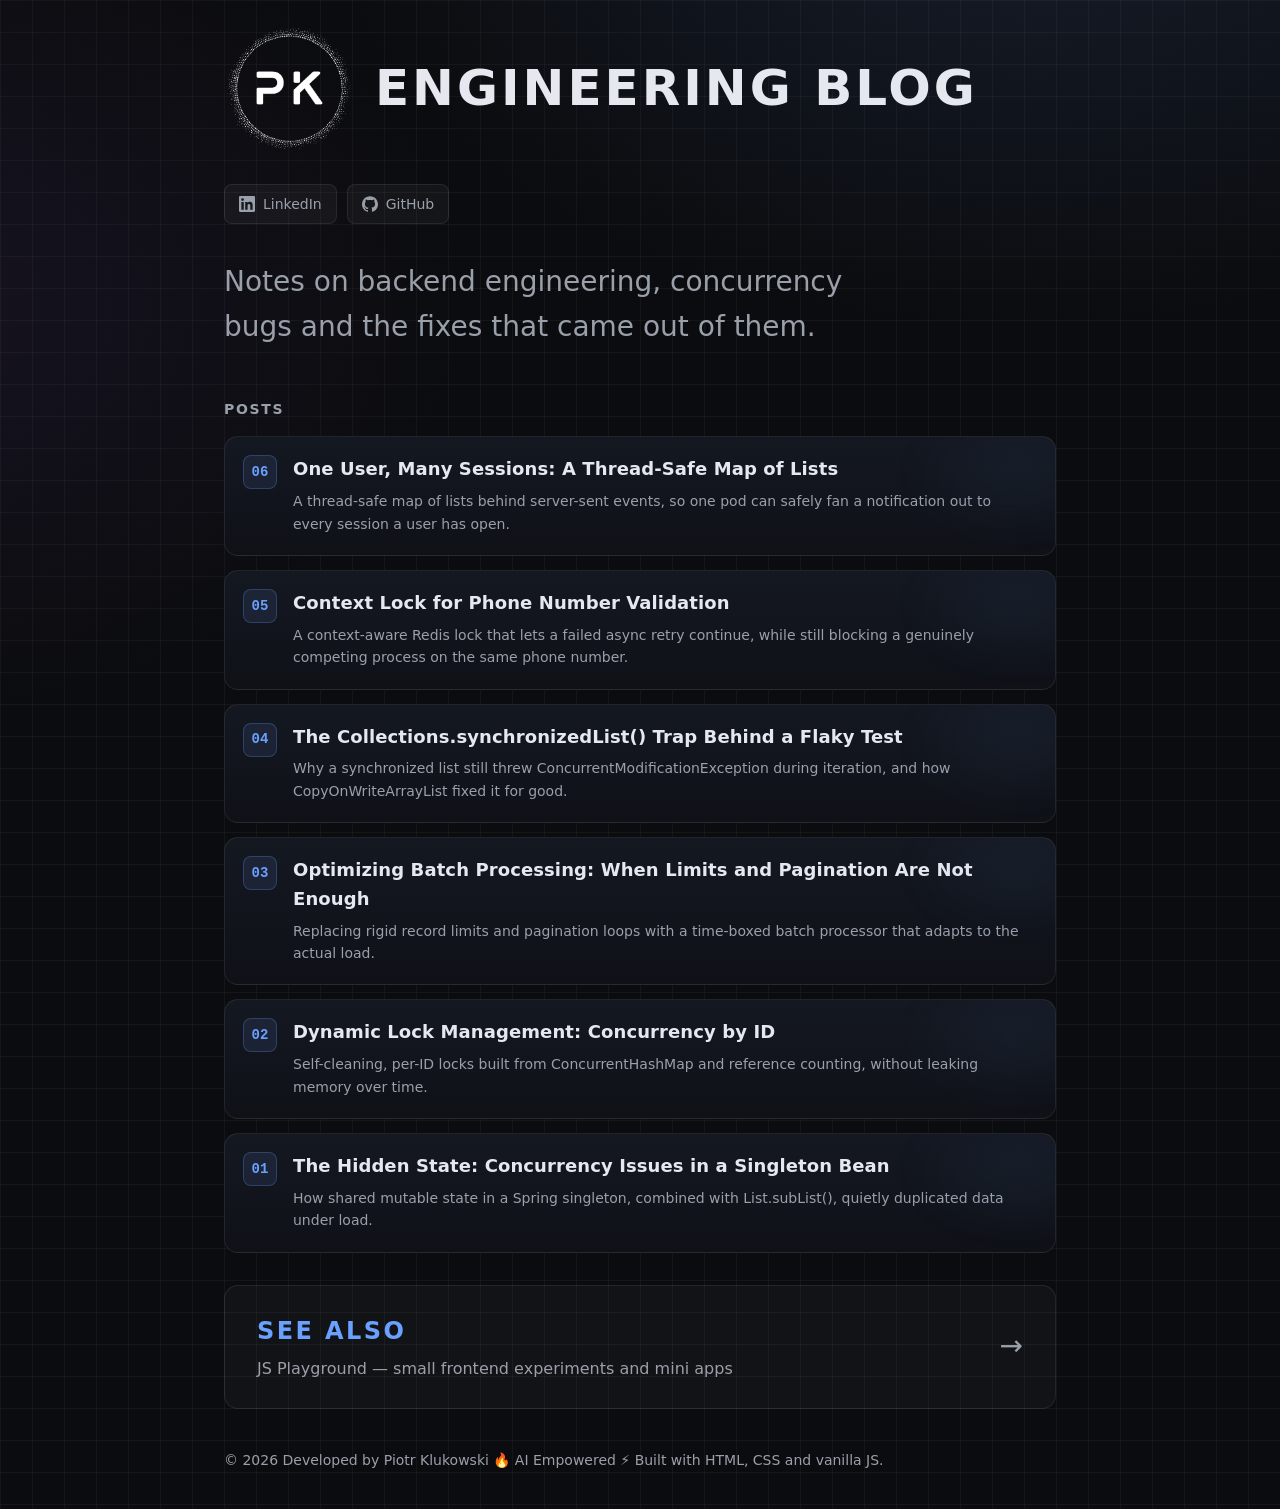
<file: docs/index.html>
<!DOCTYPE html>
<html lang="en">
<head>
  <meta charset="UTF-8" />
  <meta name="viewport" content="width=device-width, initial-scale=1" />
  <title>Engineering Blog</title>
  <link rel="icon" type="image/svg+xml" href="assets/icon.svg">
  <link rel="stylesheet" href="style.css">
  <script defer src="header-footer.js"></script>
</head>
<body>
  <div class="bg-grid" aria-hidden="true"></div>
  <div class="container">
    <site-header></site-header>

    <section class="hero">
      <p class="subtitle">Notes on backend engineering, concurrency bugs and the fixes that came out of them.</p>
    </section>

    <section class="posts" aria-labelledby="posts-title">
      <div class="posts-head">
        <h2 id="posts-title" class="posts-title">Posts</h2>
      </div>
      <div id="posts-grid" class="grid" role="list"></div>
    </section>

    <a href="https://klukov.github.io/js-playground/" target="_blank" rel="noopener" class="see-also">
      <div class="see-also-text">
        <span class="see-also-label">See also</span>
        <span class="see-also-title">JS Playground &mdash; small frontend experiments and mini apps</span>
      </div>
      <span class="see-also-arrow" aria-hidden="true">&rarr;</span>
    </a>

    <site-footer></site-footer>
  </div>

  <script src="data/posts.js"></script>
  <script src="script.js"></script>
</body>
</html>
</file>
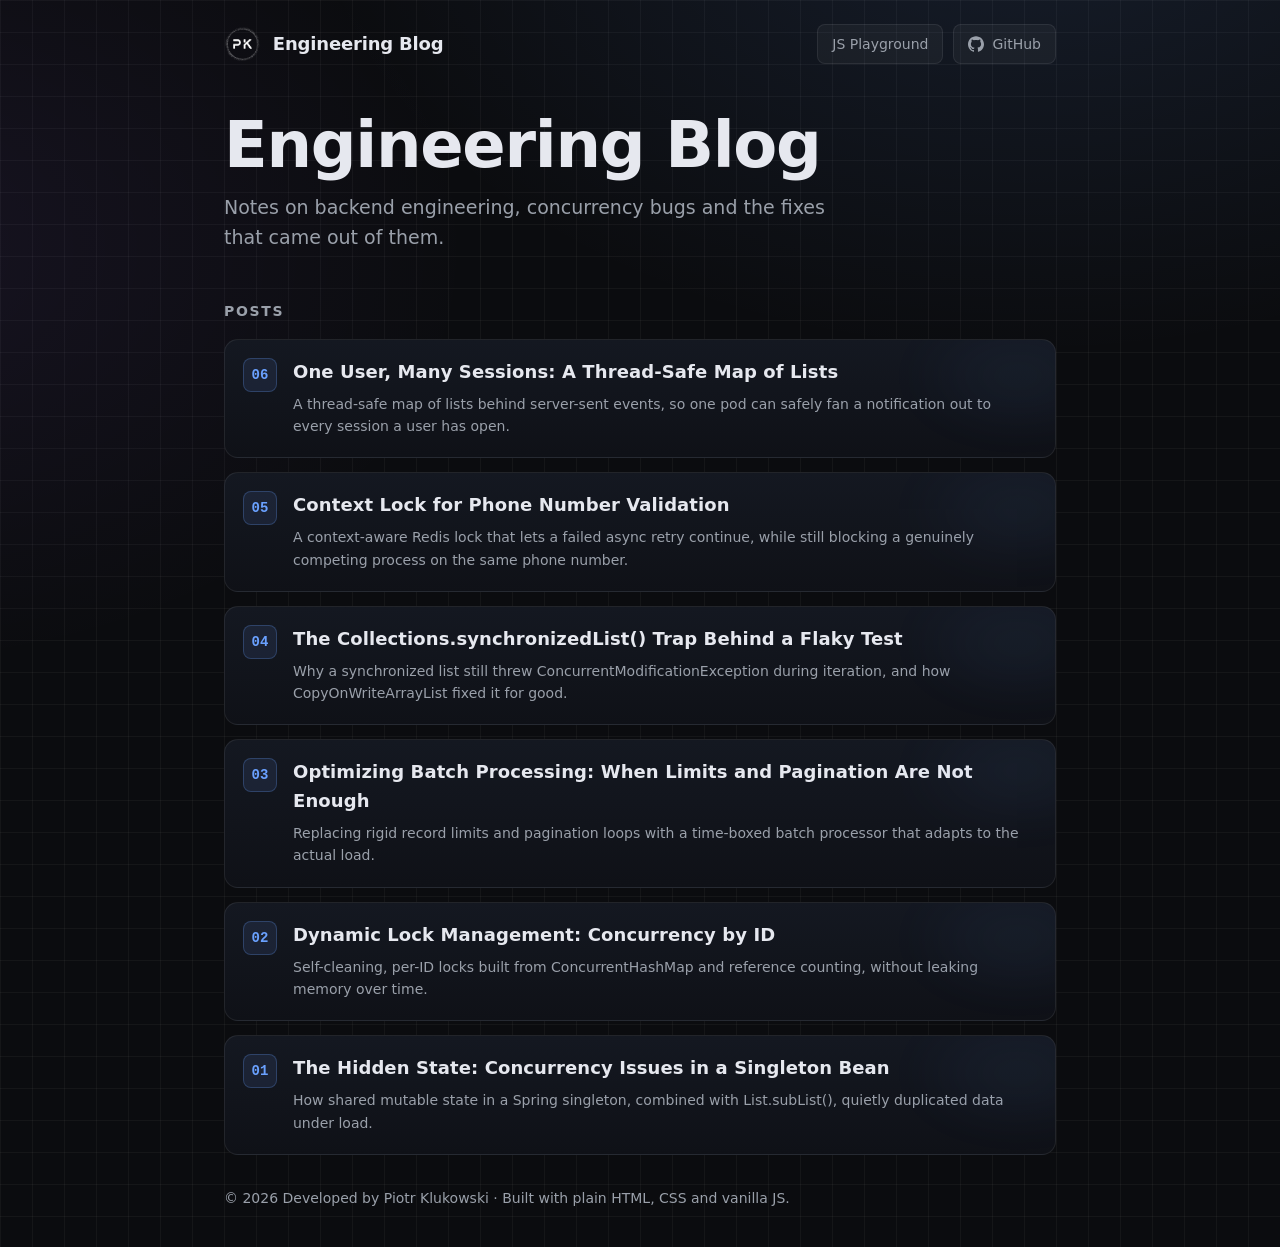
<file: src/index.html>
<!DOCTYPE html>
<html lang="en">
<head>
  <meta charset="UTF-8" />
  <meta name="viewport" content="width=device-width, initial-scale=1" />
  <title>Engineering Blog</title>
  <link rel="icon" type="image/svg+xml" href="assets/icon.svg">
  <link rel="stylesheet" href="style.css">
  <script defer src="header-footer.js"></script>
</head>
<body>
  <div class="bg-grid" aria-hidden="true"></div>
  <div class="container">
    <site-header></site-header>

    <section class="hero">
      <h1 class="title">Engineering Blog</h1>
      <p class="subtitle">Notes on backend engineering, concurrency bugs and the fixes that came out of them.</p>
    </section>

    <section class="posts" aria-labelledby="posts-title">
      <div class="posts-head">
        <h2 id="posts-title" class="posts-title">Posts</h2>
      </div>
      <div id="posts-grid" class="grid" role="list"></div>
    </section>

    <site-footer></site-footer>
  </div>

  <script src="data/posts.js"></script>
  <script src="script.js"></script>
</body>
</html>
</file>
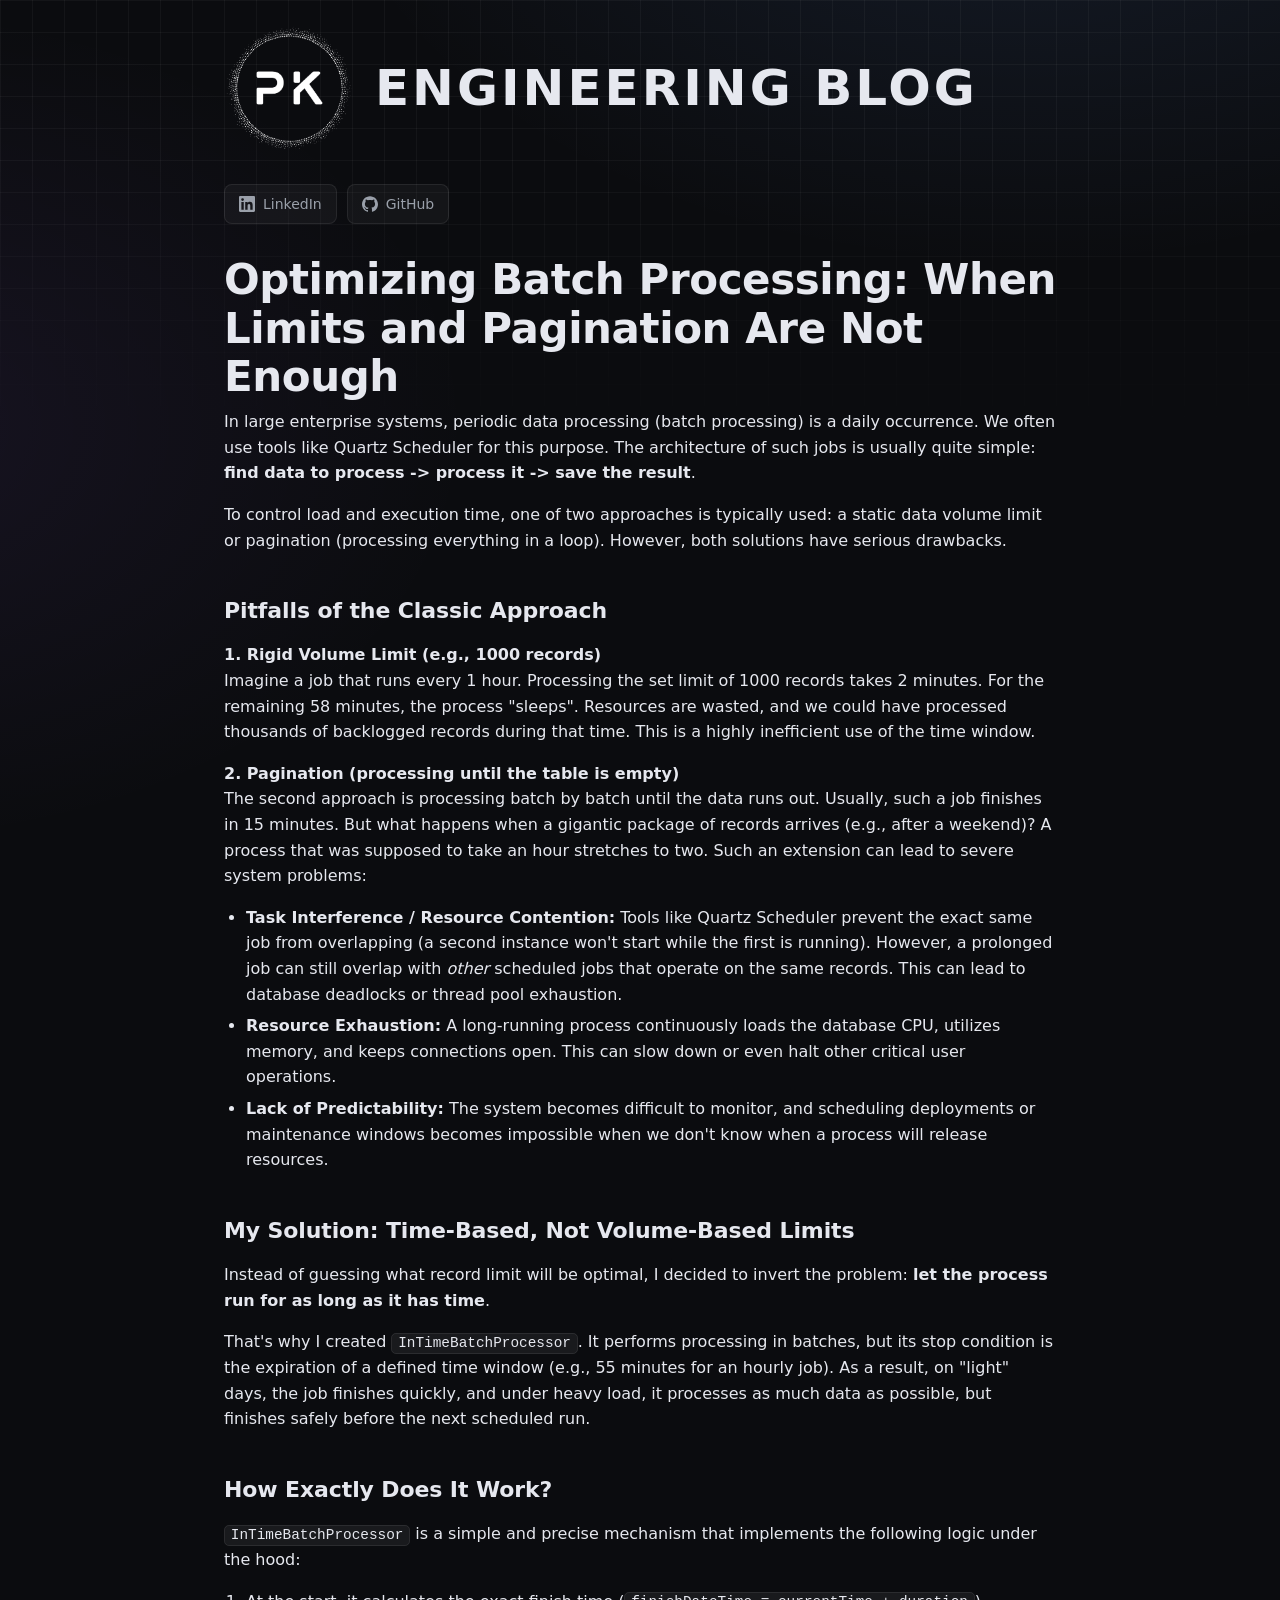
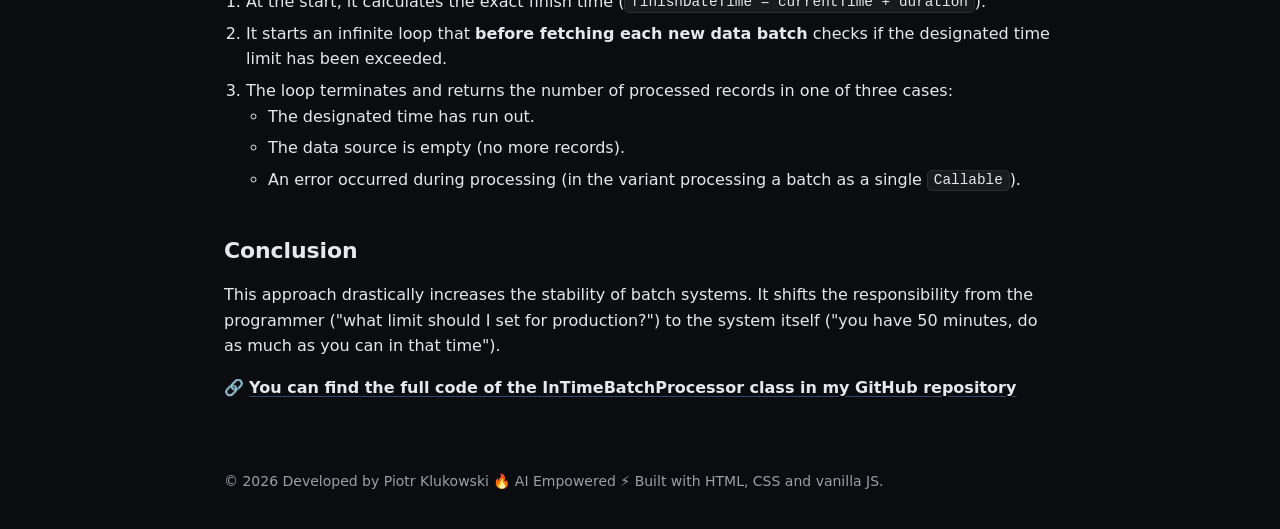
<file: docs/posts/post-003.html>
<!DOCTYPE html>
<html lang="en">
<head>
  <meta charset="UTF-8" />
  <meta name="viewport" content="width=device-width, initial-scale=1" />
  <title>Optimizing Batch Processing: When Limits and Pagination Are Not Enough — Engineering Blog</title>
  <link rel="icon" type="image/svg+xml" href="../assets/icon.svg">
  <link rel="stylesheet" href="../style.css">
  <script defer src="../header-footer.js"></script>
</head>
<body class="post-page">
  <div class="bg-grid" aria-hidden="true"></div>
  <div class="container">
    <site-header></site-header>

    <main class="post">
      <article>
        <h1>Optimizing Batch Processing: When Limits and Pagination Are Not Enough</h1>

        <p>In large enterprise systems, periodic data processing (batch processing) is a daily occurrence. We often use tools like Quartz Scheduler for this purpose. The architecture of such jobs is usually quite simple: <strong>find data to process -&gt; process it -&gt; save the result</strong>.</p>

        <p>To control load and execution time, one of two approaches is typically used: a static data volume limit or pagination (processing everything in a loop). However, both solutions have serious drawbacks.</p>

        <h2>Pitfalls of the Classic Approach</h2>

        <p><strong>1. Rigid Volume Limit (e.g., 1000 records)</strong><br>
        Imagine a job that runs every 1 hour. Processing the set limit of 1000 records takes 2 minutes. For the remaining 58 minutes, the process "sleeps". Resources are wasted, and we could have processed thousands of backlogged records during that time. This is a highly inefficient use of the time window.</p>

        <p><strong>2. Pagination (processing until the table is empty)</strong><br>
        The second approach is processing batch by batch until the data runs out. Usually, such a job finishes in 15 minutes. But what happens when a gigantic package of records arrives (e.g., after a weekend)? A process that was supposed to take an hour stretches to two. Such an extension can lead to severe system problems:</p>
        <ul>
          <li><strong>Task Interference / Resource Contention:</strong> Tools like Quartz Scheduler prevent the exact same job from overlapping (a second instance won't start while the first is running). However, a prolonged job can still overlap with <em>other</em> scheduled jobs that operate on the same records. This can lead to database deadlocks or thread pool exhaustion.</li>
          <li><strong>Resource Exhaustion:</strong> A long-running process continuously loads the database CPU, utilizes memory, and keeps connections open. This can slow down or even halt other critical user operations.</li>
          <li><strong>Lack of Predictability:</strong> The system becomes difficult to monitor, and scheduling deployments or maintenance windows becomes impossible when we don't know when a process will release resources.</li>
        </ul>

        <h2>My Solution: Time-Based, Not Volume-Based Limits</h2>

        <p>Instead of guessing what record limit will be optimal, I decided to invert the problem: <strong>let the process run for as long as it has time</strong>.</p>

        <p>That's why I created <code>InTimeBatchProcessor</code>. It performs processing in batches, but its stop condition is the expiration of a defined time window (e.g., 55 minutes for an hourly job). As a result, on "light" days, the job finishes quickly, and under heavy load, it processes as much data as possible, but finishes safely before the next scheduled run.</p>

        <h2>How Exactly Does It Work?</h2>

        <p><code>InTimeBatchProcessor</code> is a simple and precise mechanism that implements the following logic under the hood:</p>
        <ol>
          <li>At the start, it calculates the exact finish time (<code>finishDateTime = currentTime + duration</code>).</li>
          <li>It starts an infinite loop that <strong>before fetching each new data batch</strong> checks if the designated time limit has been exceeded.</li>
          <li>The loop terminates and returns the number of processed records in one of three cases:
            <ul>
              <li>The designated time has run out.</li>
              <li>The data source is empty (no more records).</li>
              <li>An error occurred during processing (in the variant processing a batch as a single <code>Callable</code>).</li>
            </ul>
          </li>
        </ol>

        <h2>Conclusion</h2>

        <p>This approach drastically increases the stability of batch systems. It shifts the responsibility from the programmer ("what limit should I set for production?") to the system itself ("you have 50 minutes, do as much as you can in that time").</p>

        <p>🔗 <a href="https://github.com/Klukov/klukov-utils/blob/main/src/main/java/org/klukov/utils/processing/InTimeBatchProcessor.java" target="_blank" rel="noopener"><strong>You can find the full code of the InTimeBatchProcessor class in my GitHub repository</strong></a></p>
      </article>
    </main>

    <site-footer></site-footer>
  </div>
</body>
</html>
</file>
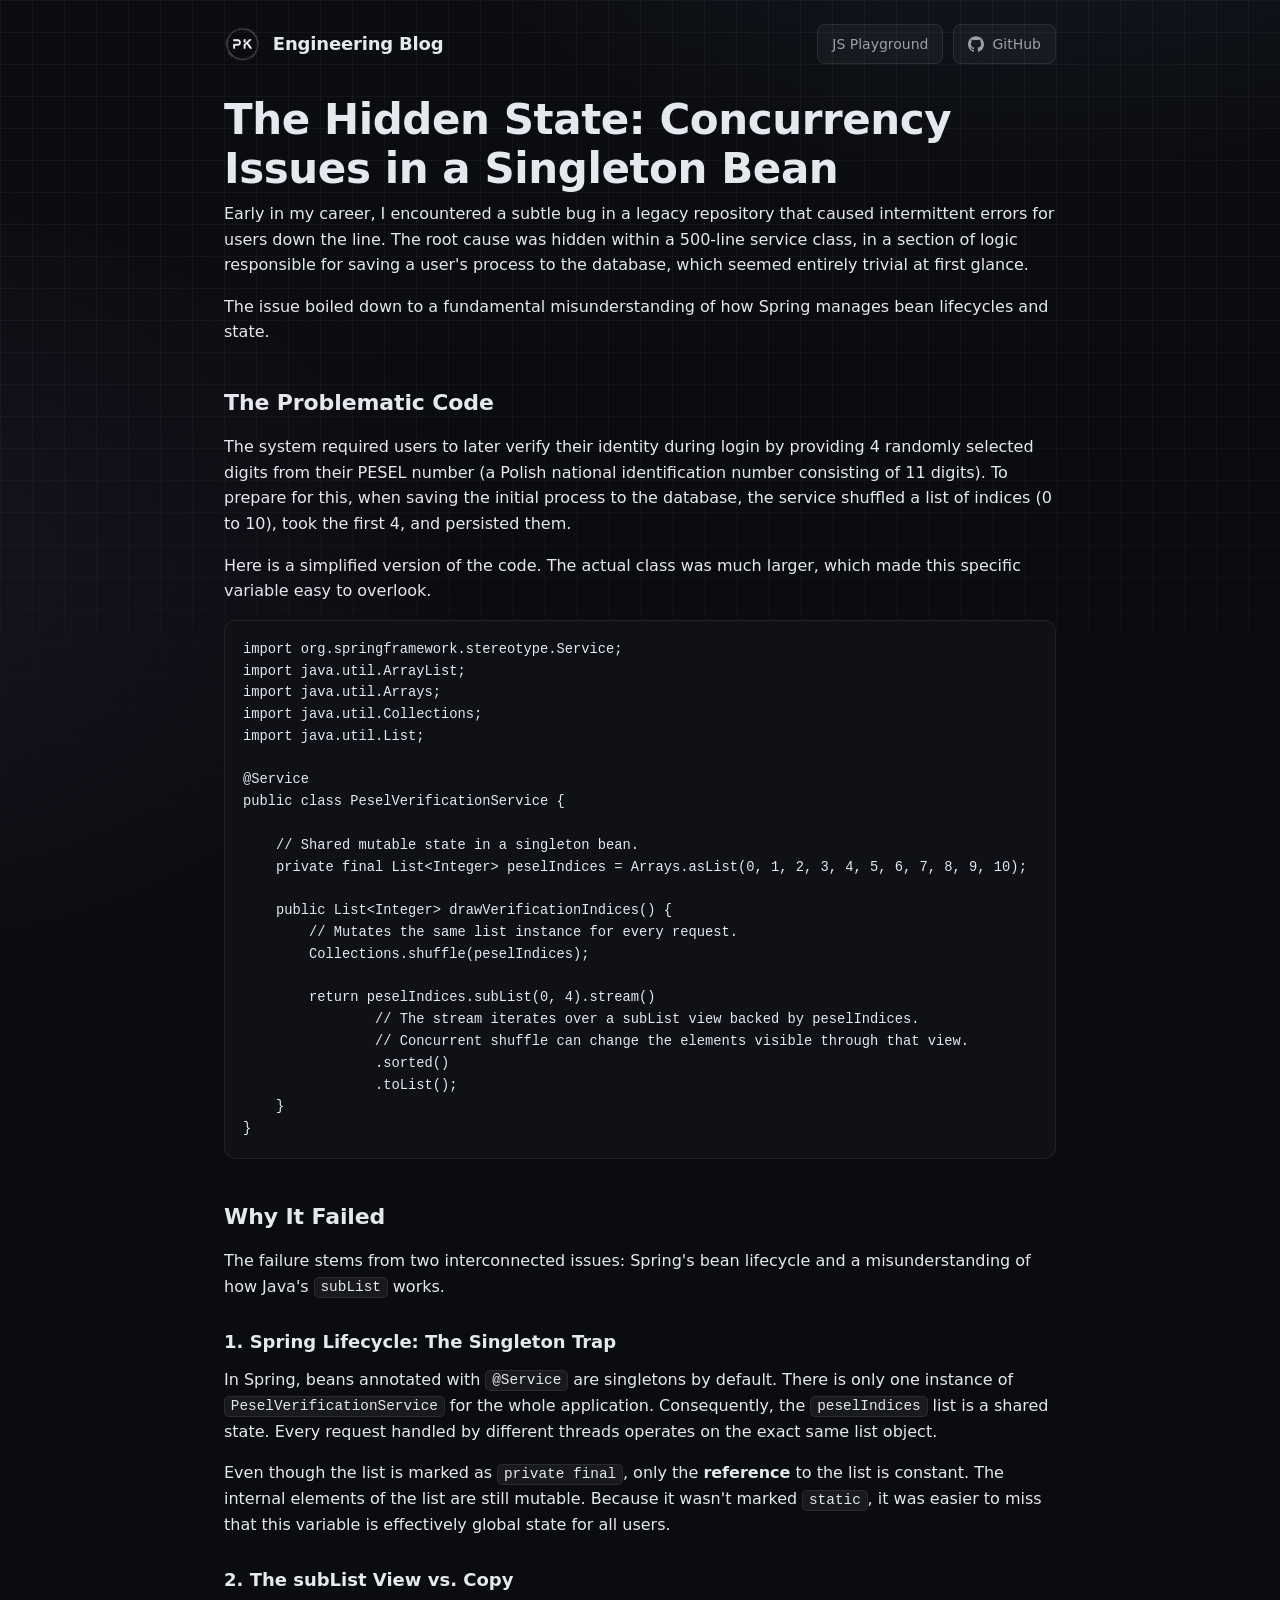
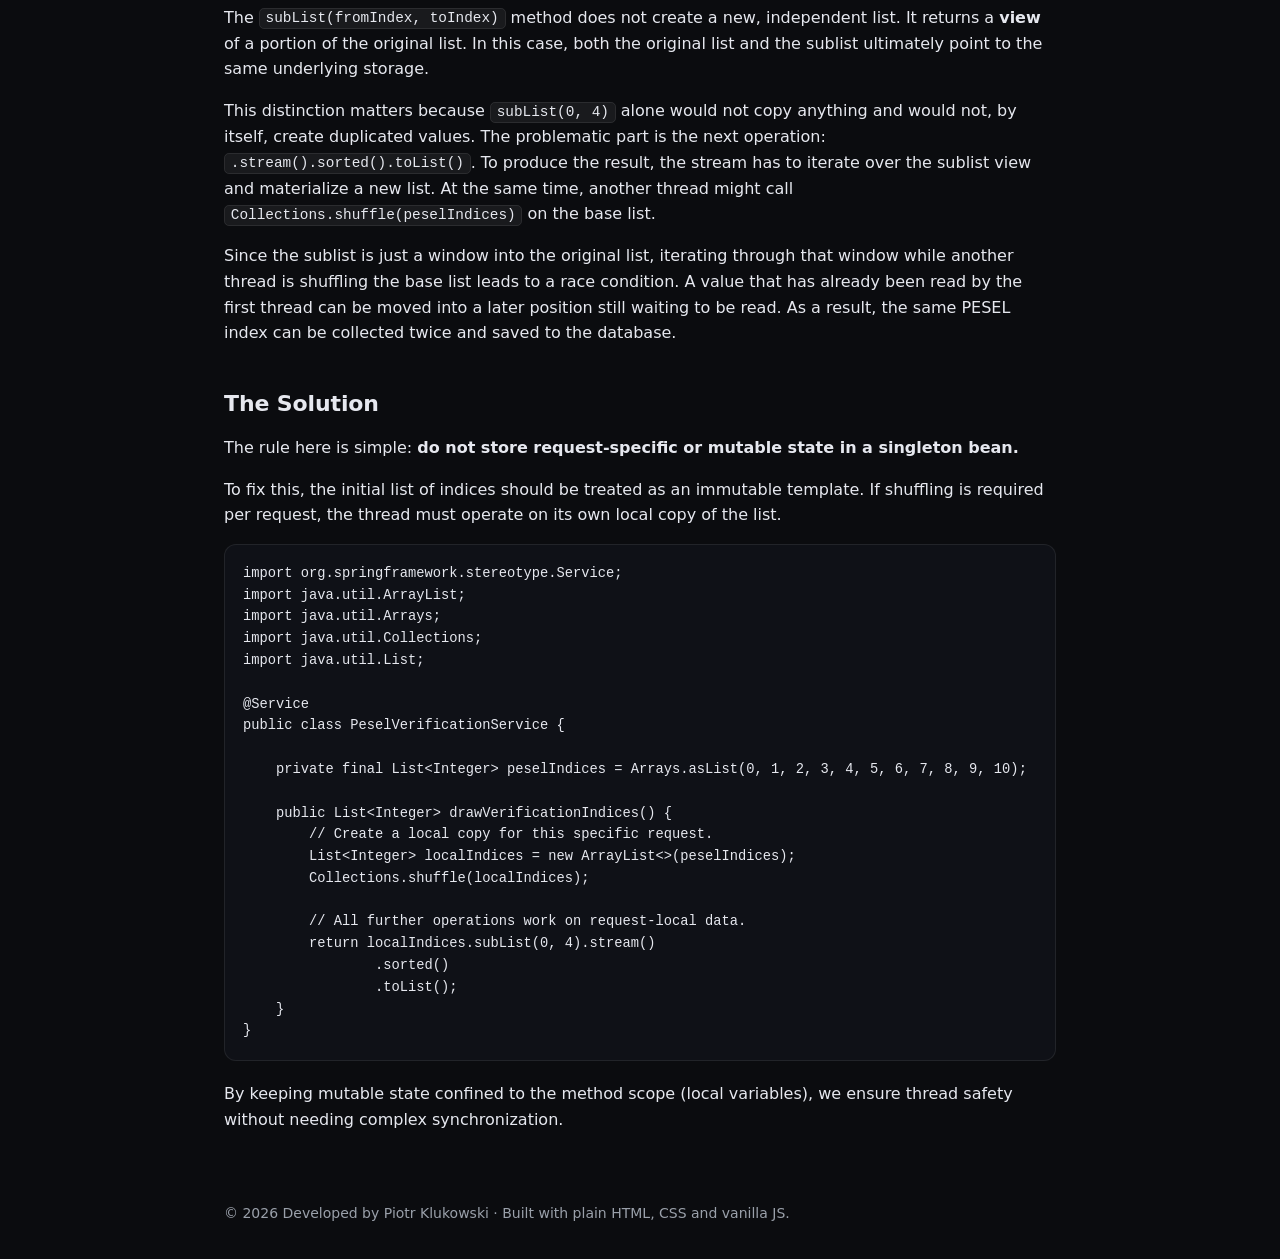
<file: src/posts/post-001.html>
<!DOCTYPE html>
<html lang="en">
<head>
  <meta charset="UTF-8" />
  <meta name="viewport" content="width=device-width, initial-scale=1" />
  <title>The Hidden State: Concurrency Issues in a Singleton Bean — Engineering Blog</title>
  <link rel="icon" type="image/svg+xml" href="../assets/icon.svg">
  <link rel="stylesheet" href="../style.css">
  <script defer src="../header-footer.js"></script>
</head>
<body class="post-page">
  <div class="bg-grid" aria-hidden="true"></div>
  <div class="container">
    <site-header></site-header>

    <main class="post">
      <article>
        <h1>The Hidden State: Concurrency Issues in a Singleton Bean</h1>

        <p>Early in my career, I encountered a subtle bug in a legacy repository that caused intermittent errors for users down the line. The root cause was hidden within a 500-line service class, in a section of logic responsible for saving a user's process to the database, which seemed entirely trivial at first glance.</p>

        <p>The issue boiled down to a fundamental misunderstanding of how Spring manages bean lifecycles and state.</p>

        <h2>The Problematic Code</h2>

        <p>The system required users to later verify their identity during login by providing 4 randomly selected digits from their PESEL number (a Polish national identification number consisting of 11 digits). To prepare for this, when saving the initial process to the database, the service shuffled a list of indices (0 to 10), took the first 4, and persisted them.</p>

        <p>Here is a simplified version of the code. The actual class was much larger, which made this specific variable easy to overlook.</p>

        <pre><code class="language-java">import org.springframework.stereotype.Service;
import java.util.ArrayList;
import java.util.Arrays;
import java.util.Collections;
import java.util.List;

@Service
public class PeselVerificationService {

    // Shared mutable state in a singleton bean.
    private final List&lt;Integer&gt; peselIndices = Arrays.asList(0, 1, 2, 3, 4, 5, 6, 7, 8, 9, 10);

    public List&lt;Integer&gt; drawVerificationIndices() {
        // Mutates the same list instance for every request.
        Collections.shuffle(peselIndices);

        return peselIndices.subList(0, 4).stream()
                // The stream iterates over a subList view backed by peselIndices.
                // Concurrent shuffle can change the elements visible through that view.
                .sorted()
                .toList();
    }
}</code></pre>

        <h2>Why It Failed</h2>

        <p>The failure stems from two interconnected issues: Spring's bean lifecycle and a misunderstanding of how Java's <code>subList</code> works.</p>

        <h3>1. Spring Lifecycle: The Singleton Trap</h3>
        <p>In Spring, beans annotated with <code>@Service</code> are singletons by default. There is only one instance of <code>PeselVerificationService</code> for the whole application. Consequently, the <code>peselIndices</code> list is a shared state. Every request handled by different threads operates on the exact same list object.</p>
        <p>Even though the list is marked as <code>private final</code>, only the <strong>reference</strong> to the list is constant. The internal elements of the list are still mutable. Because it wasn't marked <code>static</code>, it was easier to miss that this variable is effectively global state for all users.</p>

        <h3>2. The subList View vs. Copy</h3>
        <p>The <code>subList(fromIndex, toIndex)</code> method does not create a new, independent list. It returns a <strong>view</strong> of a portion of the original list. In this case, both the original list and the sublist ultimately point to the same underlying storage.</p>
        <p>This distinction matters because <code>subList(0, 4)</code> alone would not copy anything and would not, by itself, create duplicated values. The problematic part is the next operation: <code>.stream().sorted().toList()</code>. To produce the result, the stream has to iterate over the sublist view and materialize a new list. At the same time, another thread might call <code>Collections.shuffle(peselIndices)</code> on the base list.</p>
        <p>Since the sublist is just a window into the original list, iterating through that window while another thread is shuffling the base list leads to a race condition. A value that has already been read by the first thread can be moved into a later position still waiting to be read. As a result, the same PESEL index can be collected twice and saved to the database.</p>

        <h2>The Solution</h2>

        <p>The rule here is simple: <strong>do not store request-specific or mutable state in a singleton bean.</strong></p>

        <p>To fix this, the initial list of indices should be treated as an immutable template. If shuffling is required per request, the thread must operate on its own local copy of the list.</p>

        <pre><code class="language-java">import org.springframework.stereotype.Service;
import java.util.ArrayList;
import java.util.Arrays;
import java.util.Collections;
import java.util.List;

@Service
public class PeselVerificationService {

    private final List&lt;Integer&gt; peselIndices = Arrays.asList(0, 1, 2, 3, 4, 5, 6, 7, 8, 9, 10);

    public List&lt;Integer&gt; drawVerificationIndices() {
        // Create a local copy for this specific request.
        List&lt;Integer&gt; localIndices = new ArrayList&lt;&gt;(peselIndices);
        Collections.shuffle(localIndices);

        // All further operations work on request-local data.
        return localIndices.subList(0, 4).stream()
                .sorted()
                .toList();
    }
}</code></pre>

        <p>By keeping mutable state confined to the method scope (local variables), we ensure thread safety without needing complex synchronization.</p>
      </article>
    </main>

    <site-footer></site-footer>
  </div>
</body>
</html>
</file>
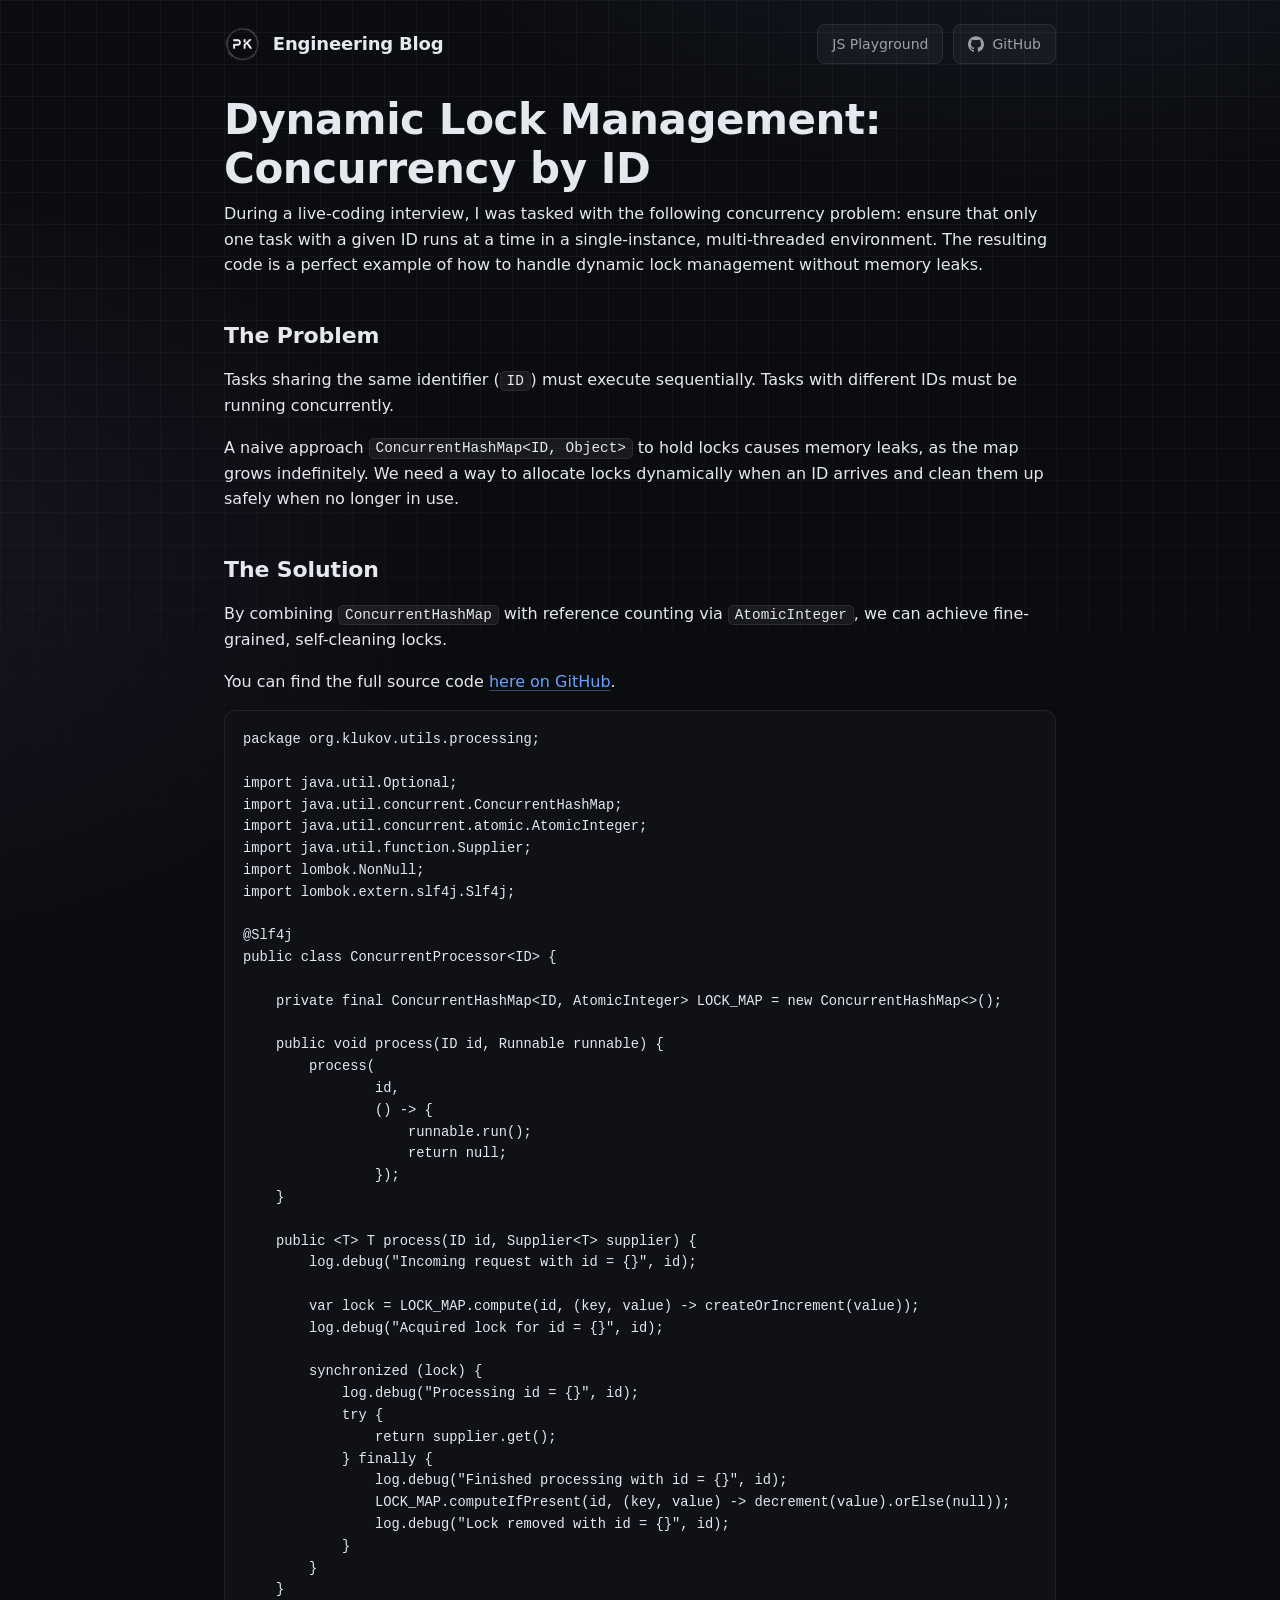
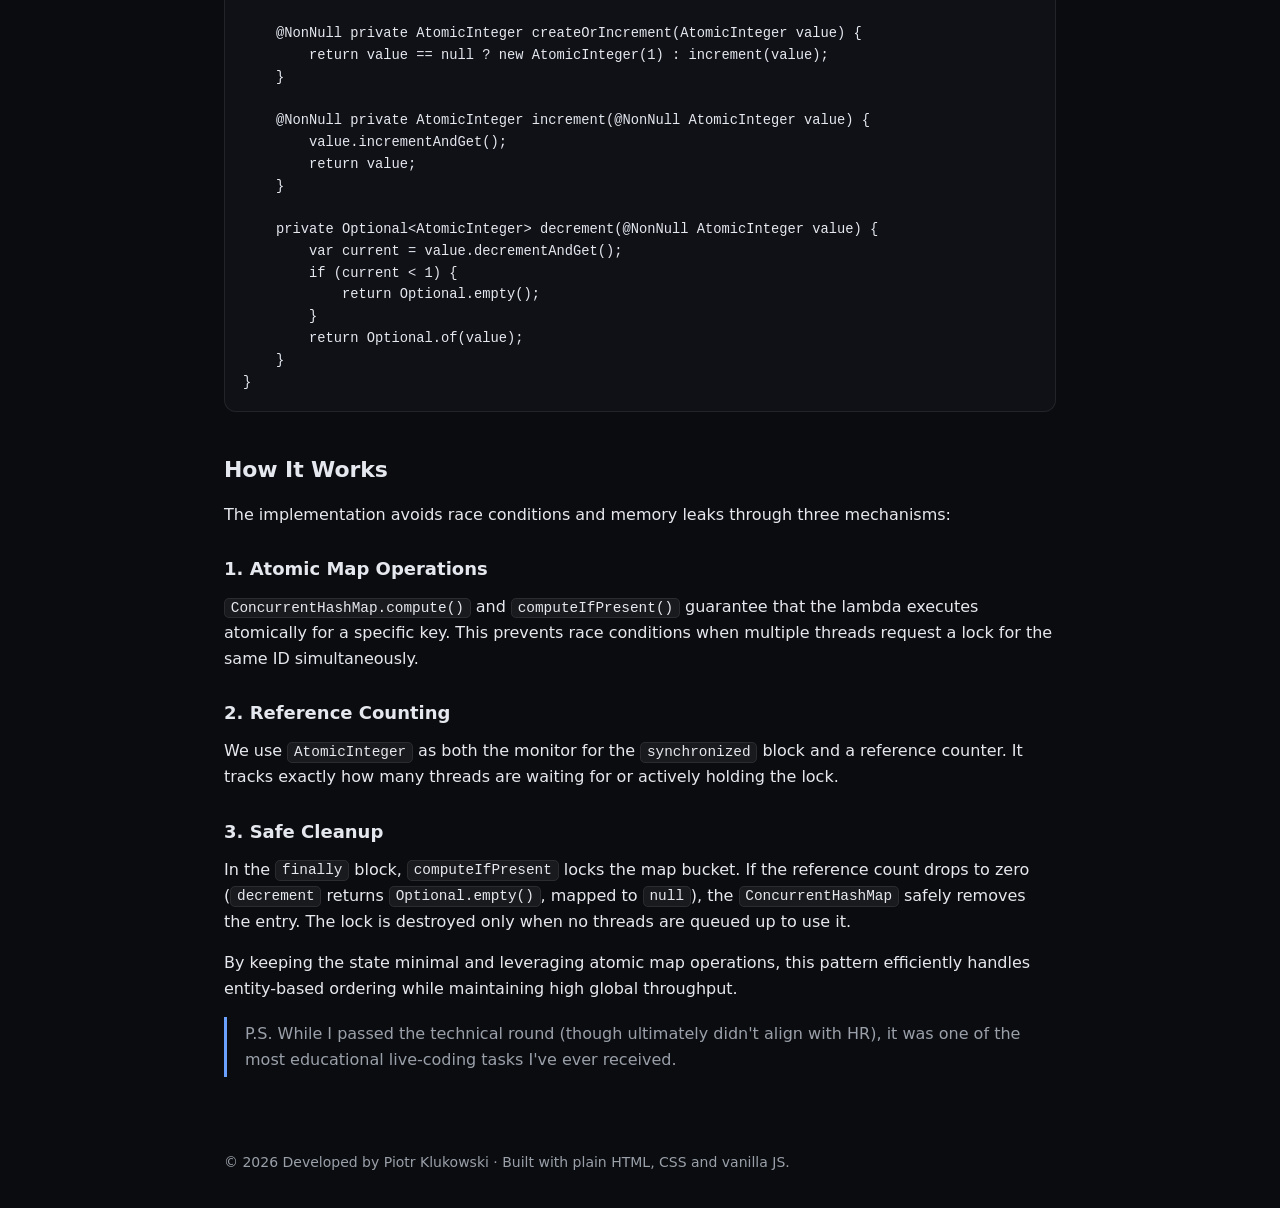
<file: src/posts/post-002.html>
<!DOCTYPE html>
<html lang="en">
<head>
  <meta charset="UTF-8" />
  <meta name="viewport" content="width=device-width, initial-scale=1" />
  <title>Dynamic Lock Management: Concurrency by ID — Engineering Blog</title>
  <link rel="icon" type="image/svg+xml" href="../assets/icon.svg">
  <link rel="stylesheet" href="../style.css">
  <script defer src="../header-footer.js"></script>
</head>
<body class="post-page">
  <div class="bg-grid" aria-hidden="true"></div>
  <div class="container">
    <site-header></site-header>

    <main class="post">
      <article>
        <h1>Dynamic Lock Management: Concurrency by ID</h1>

        <p>During a live-coding interview, I was tasked with the following concurrency problem: ensure that only one task with a given ID runs at a time in a single-instance, multi-threaded environment. The resulting code is a perfect example of how to handle dynamic lock management without memory leaks.</p>

        <h2>The Problem</h2>
        <p>Tasks sharing the same identifier (<code>ID</code>) must execute sequentially. Tasks with different IDs must be running concurrently.</p>
        <p>A naive approach <code>ConcurrentHashMap&lt;ID, Object&gt;</code> to hold locks causes memory leaks, as the map grows indefinitely. We need a way to allocate locks dynamically when an ID arrives and clean them up safely when no longer in use.</p>

        <h2>The Solution</h2>
        <p>By combining <code>ConcurrentHashMap</code> with reference counting via <code>AtomicInteger</code>, we can achieve fine-grained, self-cleaning locks.</p>
        <p>You can find the full source code <a href="https://github.com/Klukov/klukov-utils/blob/main/src/main/java/org/klukov/utils/processing/ConcurrentProcessor.java" target="_blank" rel="noopener">here on GitHub</a>.</p>

        <pre><code class="language-java">package org.klukov.utils.processing;

import java.util.Optional;
import java.util.concurrent.ConcurrentHashMap;
import java.util.concurrent.atomic.AtomicInteger;
import java.util.function.Supplier;
import lombok.NonNull;
import lombok.extern.slf4j.Slf4j;

@Slf4j
public class ConcurrentProcessor&lt;ID&gt; {

    private final ConcurrentHashMap&lt;ID, AtomicInteger&gt; LOCK_MAP = new ConcurrentHashMap&lt;&gt;();

    public void process(ID id, Runnable runnable) {
        process(
                id,
                () -&gt; {
                    runnable.run();
                    return null;
                });
    }

    public &lt;T&gt; T process(ID id, Supplier&lt;T&gt; supplier) {
        log.debug("Incoming request with id = {}", id);

        var lock = LOCK_MAP.compute(id, (key, value) -&gt; createOrIncrement(value));
        log.debug("Acquired lock for id = {}", id);

        synchronized (lock) {
            log.debug("Processing id = {}", id);
            try {
                return supplier.get();
            } finally {
                log.debug("Finished processing with id = {}", id);
                LOCK_MAP.computeIfPresent(id, (key, value) -&gt; decrement(value).orElse(null));
                log.debug("Lock removed with id = {}", id);
            }
        }
    }

    @NonNull private AtomicInteger createOrIncrement(AtomicInteger value) {
        return value == null ? new AtomicInteger(1) : increment(value);
    }

    @NonNull private AtomicInteger increment(@NonNull AtomicInteger value) {
        value.incrementAndGet();
        return value;
    }

    private Optional&lt;AtomicInteger&gt; decrement(@NonNull AtomicInteger value) {
        var current = value.decrementAndGet();
        if (current &lt; 1) {
            return Optional.empty();
        }
        return Optional.of(value);
    }
}</code></pre>

        <h2>How It Works</h2>
        <p>The implementation avoids race conditions and memory leaks through three mechanisms:</p>

        <h3>1. Atomic Map Operations</h3>
        <p><code>ConcurrentHashMap.compute()</code> and <code>computeIfPresent()</code> guarantee that the lambda executes atomically for a specific key. This prevents race conditions when multiple threads request a lock for the same ID simultaneously.</p>

        <h3>2. Reference Counting</h3>
        <p>We use <code>AtomicInteger</code> as both the monitor for the <code>synchronized</code> block and a reference counter. It tracks exactly how many threads are waiting for or actively holding the lock.</p>

        <h3>3. Safe Cleanup</h3>
        <p>In the <code>finally</code> block, <code>computeIfPresent</code> locks the map bucket. If the reference count drops to zero (<code>decrement</code> returns <code>Optional.empty()</code>, mapped to <code>null</code>), the <code>ConcurrentHashMap</code> safely removes the entry. The lock is destroyed only when no threads are queued up to use it.</p>

        <p>By keeping the state minimal and leveraging atomic map operations, this pattern efficiently handles entity-based ordering while maintaining high global throughput.</p>

        <blockquote>P.S. While I passed the technical round (though ultimately didn't align with HR), it was one of the most educational live-coding tasks I've ever received.</blockquote>
      </article>
    </main>

    <site-footer></site-footer>
  </div>
</body>
</html>
</file>
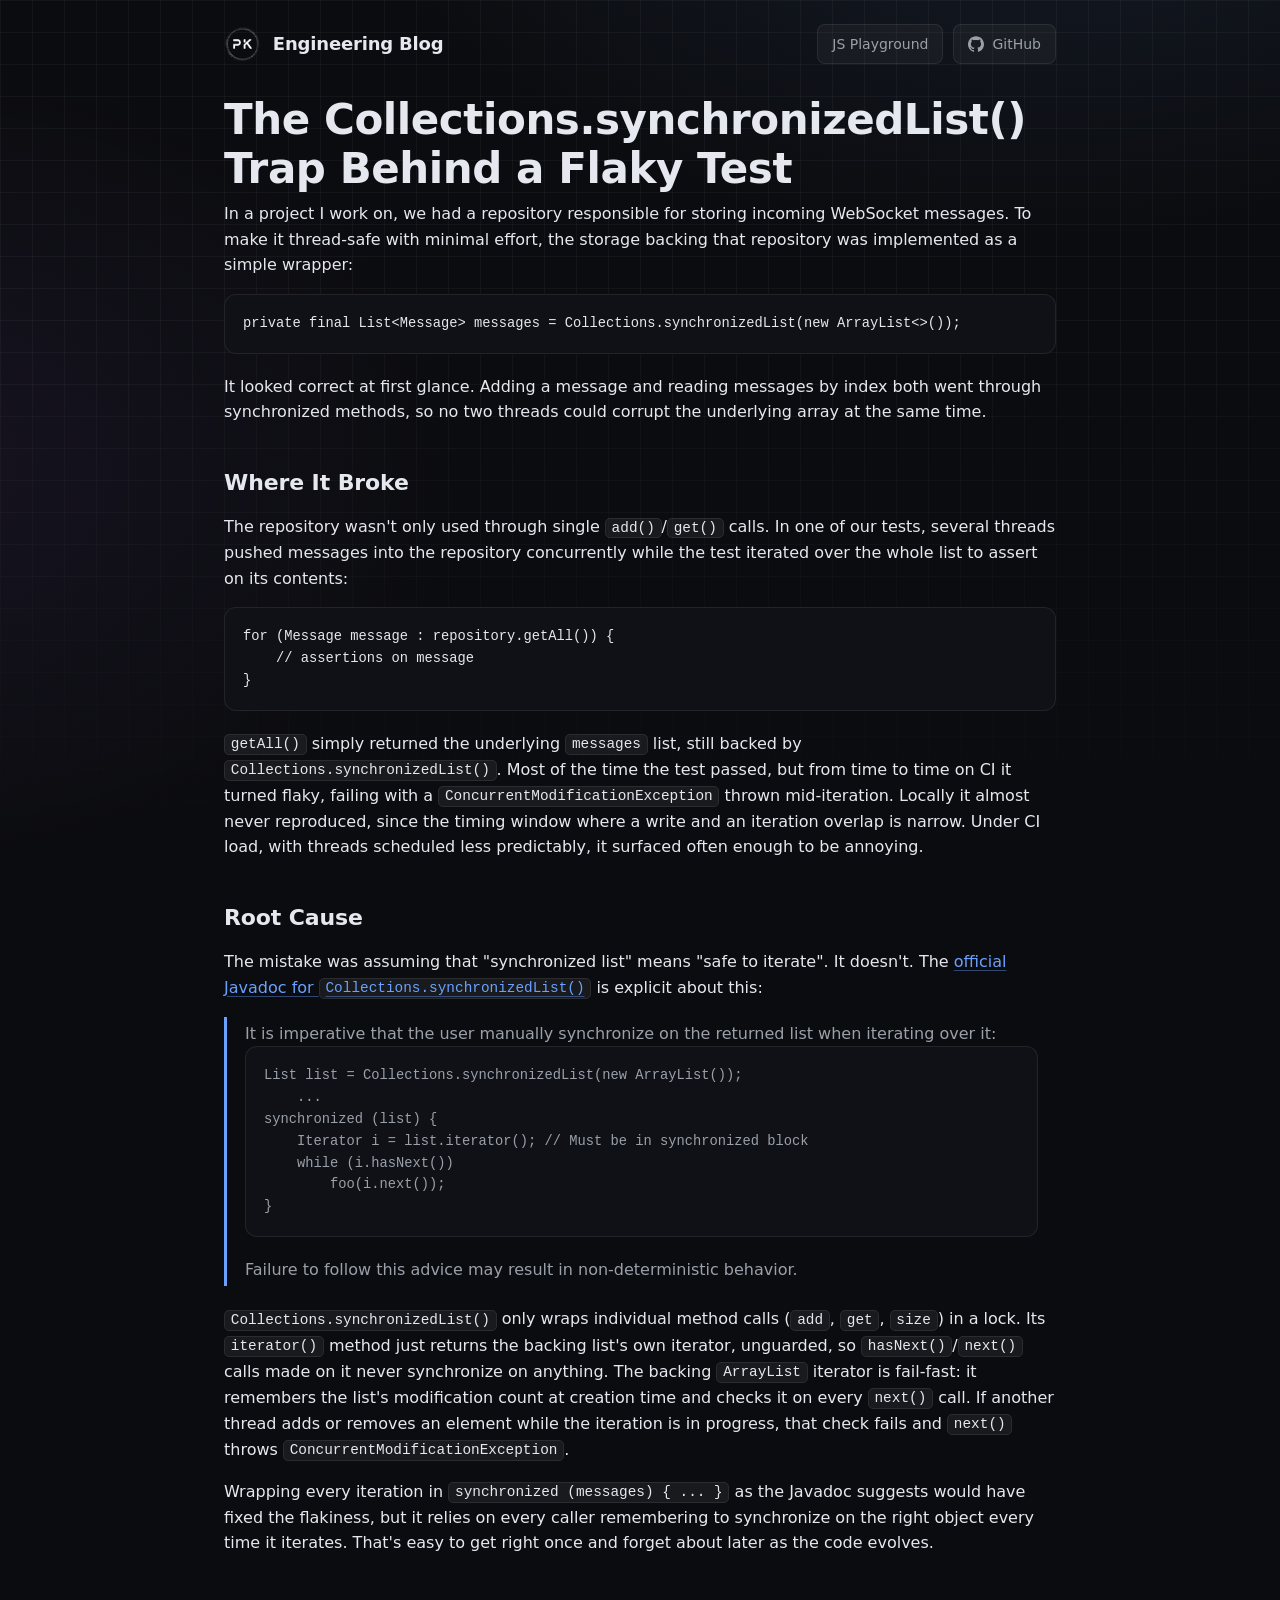
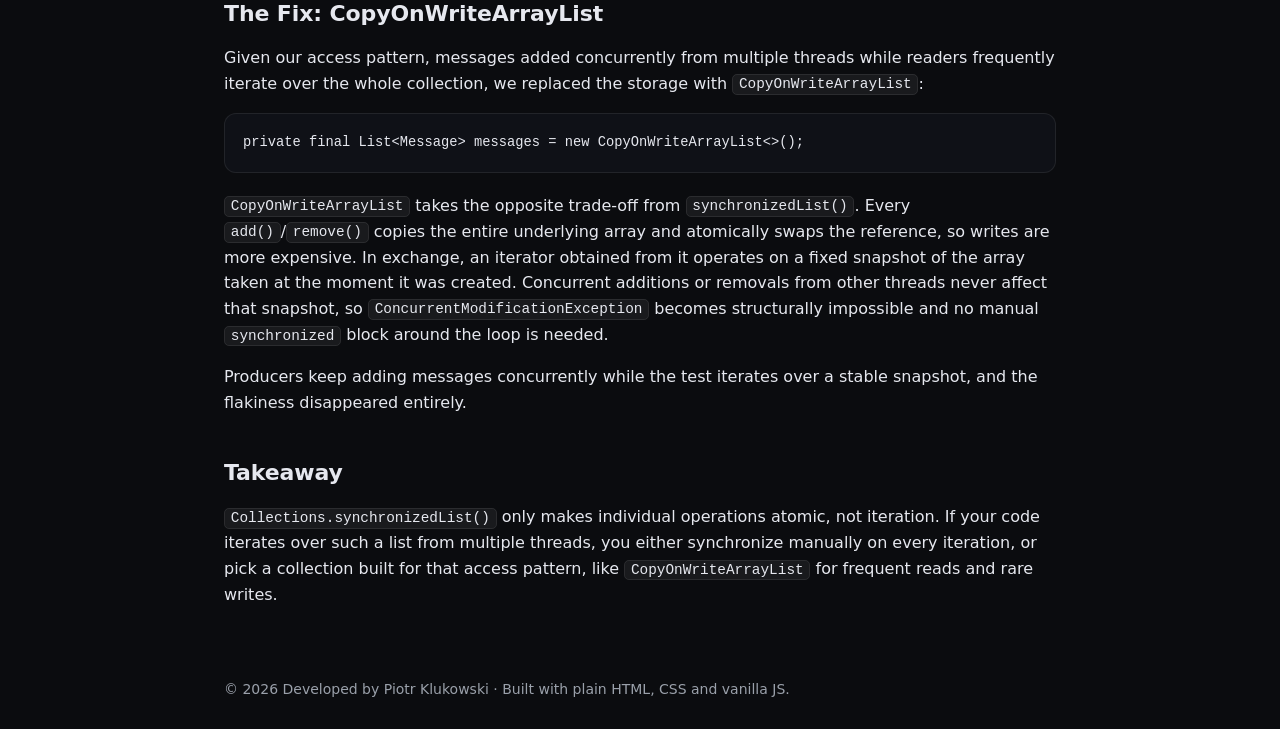
<file: src/posts/post-004.html>
<!DOCTYPE html>
<html lang="en">
<head>
  <meta charset="UTF-8" />
  <meta name="viewport" content="width=device-width, initial-scale=1" />
  <title>The Collections.synchronizedList() Trap Behind a Flaky Test — Engineering Blog</title>
  <link rel="icon" type="image/svg+xml" href="../assets/icon.svg">
  <link rel="stylesheet" href="../style.css">
  <script defer src="../header-footer.js"></script>
</head>
<body class="post-page">
  <div class="bg-grid" aria-hidden="true"></div>
  <div class="container">
    <site-header></site-header>

    <main class="post">
      <article>
        <h1>The Collections.synchronizedList() Trap Behind a Flaky Test</h1>

        <p>In a project I work on, we had a repository responsible for storing incoming WebSocket messages. To make it thread-safe with minimal effort, the storage backing that repository was implemented as a simple wrapper:</p>

        <pre><code class="language-java">private final List&lt;Message&gt; messages = Collections.synchronizedList(new ArrayList&lt;&gt;());</code></pre>

        <p>It looked correct at first glance. Adding a message and reading messages by index both went through synchronized methods, so no two threads could corrupt the underlying array at the same time.</p>

        <h2>Where It Broke</h2>

        <p>The repository wasn't only used through single <code>add()</code>/<code>get()</code> calls. In one of our tests, several threads pushed messages into the repository concurrently while the test iterated over the whole list to assert on its contents:</p>

        <pre><code class="language-java">for (Message message : repository.getAll()) {
    // assertions on message
}</code></pre>

        <p><code>getAll()</code> simply returned the underlying <code>messages</code> list, still backed by <code>Collections.synchronizedList()</code>. Most of the time the test passed, but from time to time on CI it turned flaky, failing with a <code>ConcurrentModificationException</code> thrown mid-iteration. Locally it almost never reproduced, since the timing window where a write and an iteration overlap is narrow. Under CI load, with threads scheduled less predictably, it surfaced often enough to be annoying.</p>

        <h2>Root Cause</h2>

        <p>The mistake was assuming that "synchronized list" means "safe to iterate". It doesn't. The <a href="https://docs.oracle.com/javase/8/docs/api/java/util/Collections.html#synchronizedList-java.util.List-" target="_blank" rel="noopener">official Javadoc for <code>Collections.synchronizedList()</code></a> is explicit about this:</p>

        <blockquote>
          It is imperative that the user manually synchronize on the returned list when iterating over it:
          <pre><code class="language-java">List list = Collections.synchronizedList(new ArrayList());
    ...
synchronized (list) {
    Iterator i = list.iterator(); // Must be in synchronized block
    while (i.hasNext())
        foo(i.next());
}</code></pre>
          Failure to follow this advice may result in non-deterministic behavior.
        </blockquote>

        <p><code>Collections.synchronizedList()</code> only wraps individual method calls (<code>add</code>, <code>get</code>, <code>size</code>) in a lock. Its <code>iterator()</code> method just returns the backing list's own iterator, unguarded, so <code>hasNext()</code>/<code>next()</code> calls made on it never synchronize on anything. The backing <code>ArrayList</code> iterator is fail-fast: it remembers the list's modification count at creation time and checks it on every <code>next()</code> call. If another thread adds or removes an element while the iteration is in progress, that check fails and <code>next()</code> throws <code>ConcurrentModificationException</code>.</p>

        <p>Wrapping every iteration in <code>synchronized (messages) { ... }</code> as the Javadoc suggests would have fixed the flakiness, but it relies on every caller remembering to synchronize on the right object every time it iterates. That's easy to get right once and forget about later as the code evolves.</p>

        <h2>The Fix: CopyOnWriteArrayList</h2>

        <p>Given our access pattern, messages added concurrently from multiple threads while readers frequently iterate over the whole collection, we replaced the storage with <code>CopyOnWriteArrayList</code>:</p>

        <pre><code class="language-java">private final List&lt;Message&gt; messages = new CopyOnWriteArrayList&lt;&gt;();</code></pre>

        <p><code>CopyOnWriteArrayList</code> takes the opposite trade-off from <code>synchronizedList()</code>. Every <code>add()</code>/<code>remove()</code> copies the entire underlying array and atomically swaps the reference, so writes are more expensive. In exchange, an iterator obtained from it operates on a fixed snapshot of the array taken at the moment it was created. Concurrent additions or removals from other threads never affect that snapshot, so <code>ConcurrentModificationException</code> becomes structurally impossible and no manual <code>synchronized</code> block around the loop is needed.</p>

        <p>Producers keep adding messages concurrently while the test iterates over a stable snapshot, and the flakiness disappeared entirely.</p>

        <h2>Takeaway</h2>

        <p><code>Collections.synchronizedList()</code> only makes individual operations atomic, not iteration. If your code iterates over such a list from multiple threads, you either synchronize manually on every iteration, or pick a collection built for that access pattern, like <code>CopyOnWriteArrayList</code> for frequent reads and rare writes.</p>
      </article>
    </main>

    <site-footer></site-footer>
  </div>
</body>
</html>
</file>
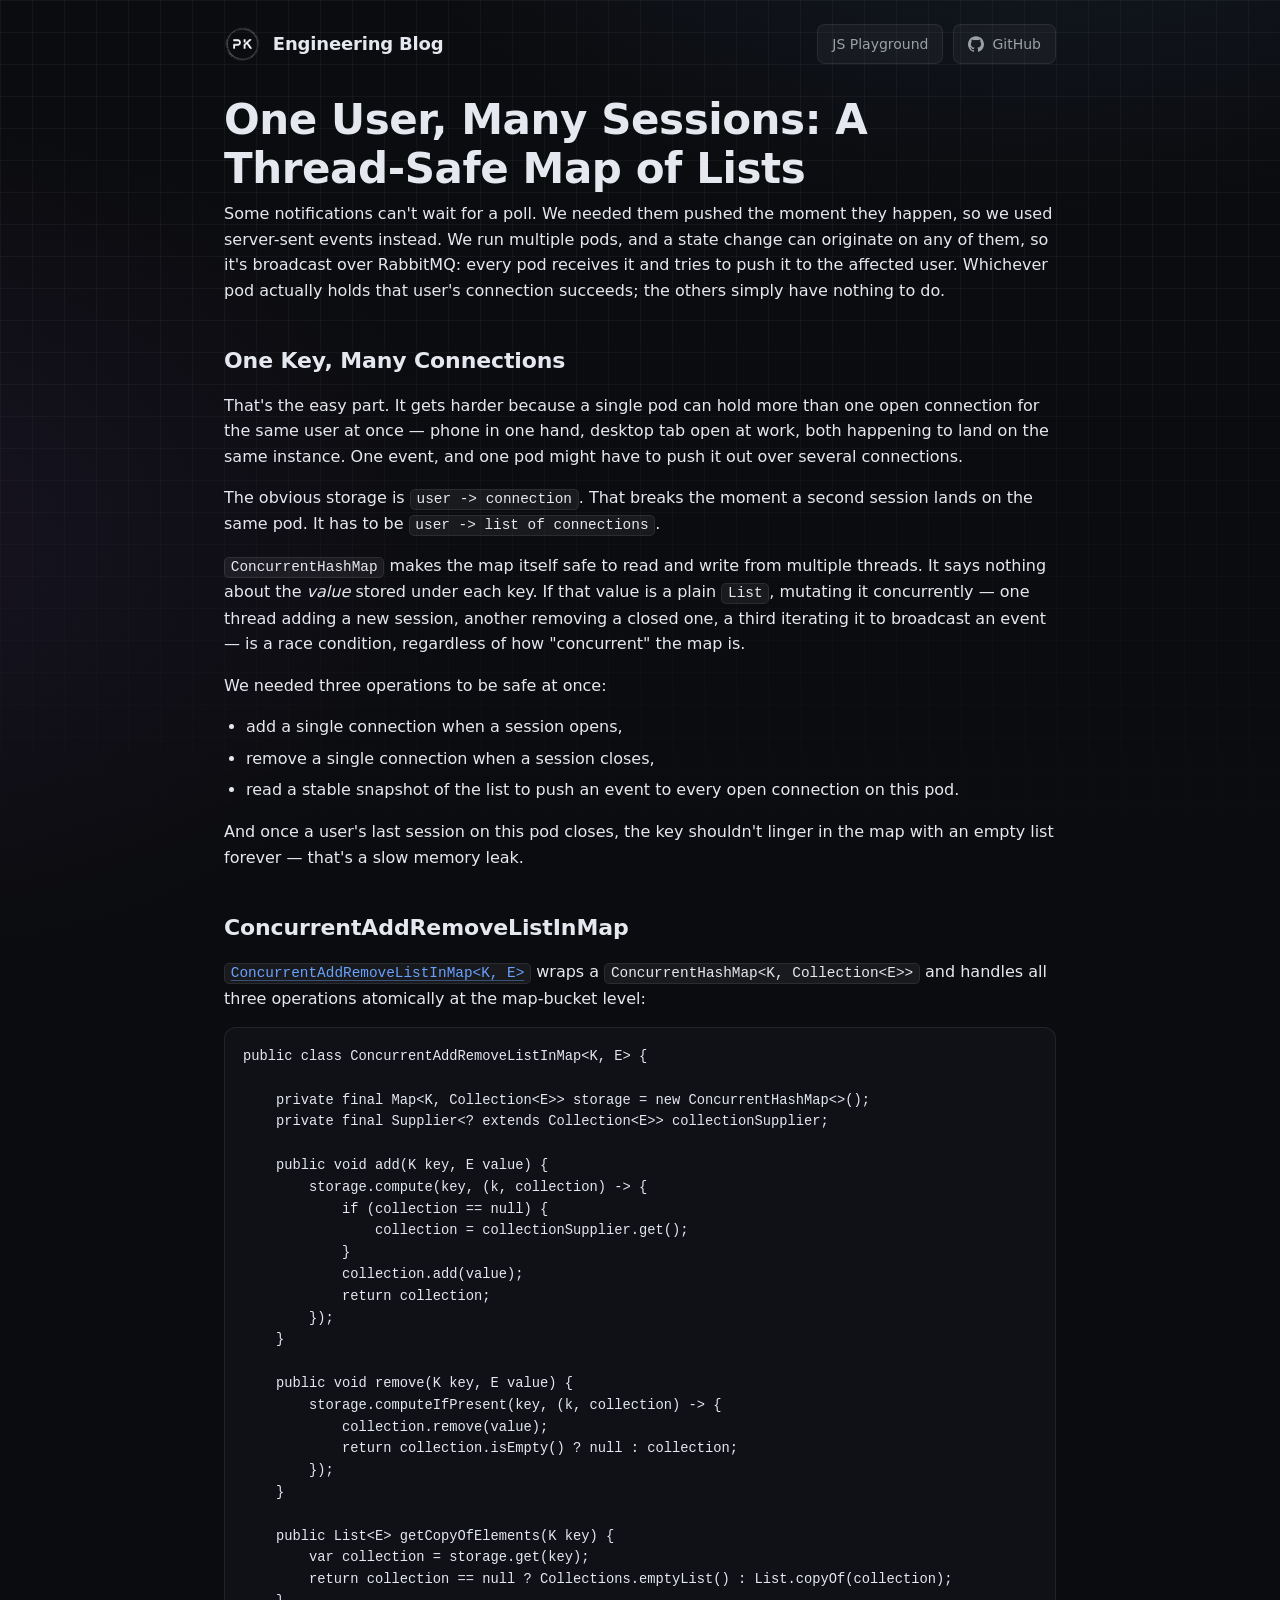
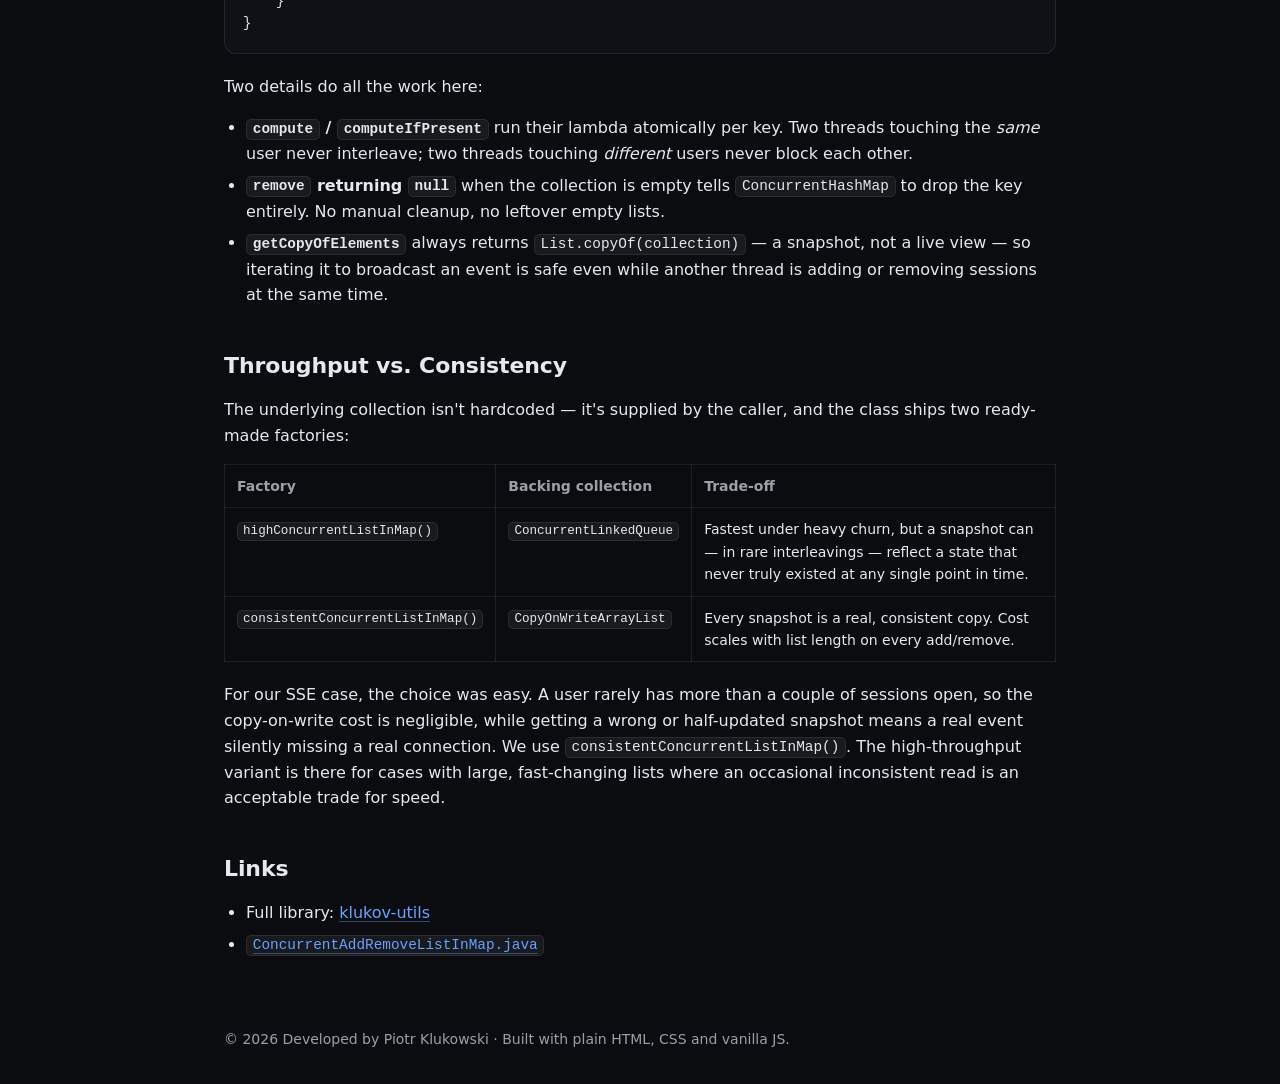
<file: src/posts/post-006.html>
<!DOCTYPE html>
<html lang="en">
<head>
  <meta charset="UTF-8" />
  <meta name="viewport" content="width=device-width, initial-scale=1" />
  <title>One User, Many Sessions: A Thread-Safe Map of Lists — Engineering Blog</title>
  <link rel="icon" type="image/svg+xml" href="../assets/icon.svg">
  <link rel="stylesheet" href="../style.css">
  <script defer src="../header-footer.js"></script>
</head>
<body class="post-page">
  <div class="bg-grid" aria-hidden="true"></div>
  <div class="container">
    <site-header></site-header>

    <main class="post">
      <article>
        <h1>One User, Many Sessions: A Thread-Safe Map of Lists</h1>

        <p>Some notifications can't wait for a poll. We needed them pushed the moment they happen, so we used server-sent events instead. We run multiple pods, and a state change can originate on any of them, so it's broadcast over RabbitMQ: every pod receives it and tries to push it to the affected user. Whichever pod actually holds that user's connection succeeds; the others simply have nothing to do.</p>

        <h2>One Key, Many Connections</h2>

        <p>That's the easy part. It gets harder because a single pod can hold more than one open connection for the same user at once — phone in one hand, desktop tab open at work, both happening to land on the same instance. One event, and one pod might have to push it out over several connections.</p>

        <p>The obvious storage is <code>user -&gt; connection</code>. That breaks the moment a second session lands on the same pod. It has to be <code>user -&gt; list of connections</code>.</p>

        <p><code>ConcurrentHashMap</code> makes the map itself safe to read and write from multiple threads. It says nothing about the <em>value</em> stored under each key. If that value is a plain <code>List</code>, mutating it concurrently — one thread adding a new session, another removing a closed one, a third iterating it to broadcast an event — is a race condition, regardless of how "concurrent" the map is.</p>

        <p>We needed three operations to be safe at once:</p>
        <ul>
          <li>add a single connection when a session opens,</li>
          <li>remove a single connection when a session closes,</li>
          <li>read a stable snapshot of the list to push an event to every open connection on this pod.</li>
        </ul>

        <p>And once a user's last session on this pod closes, the key shouldn't linger in the map with an empty list forever — that's a slow memory leak.</p>

        <h2>ConcurrentAddRemoveListInMap</h2>

        <p><a href="https://github.com/Klukov/klukov-utils/blob/main/src/main/java/org/klukov/utils/structures/ConcurrentAddRemoveListInMap.java" target="_blank" rel="noopener"><code>ConcurrentAddRemoveListInMap&lt;K, E&gt;</code></a> wraps a <code>ConcurrentHashMap&lt;K, Collection&lt;E&gt;&gt;</code> and handles all three operations atomically at the map-bucket level:</p>

        <pre><code class="language-java">public class ConcurrentAddRemoveListInMap&lt;K, E&gt; {

    private final Map&lt;K, Collection&lt;E&gt;&gt; storage = new ConcurrentHashMap&lt;&gt;();
    private final Supplier&lt;? extends Collection&lt;E&gt;&gt; collectionSupplier;

    public void add(K key, E value) {
        storage.compute(key, (k, collection) -&gt; {
            if (collection == null) {
                collection = collectionSupplier.get();
            }
            collection.add(value);
            return collection;
        });
    }

    public void remove(K key, E value) {
        storage.computeIfPresent(key, (k, collection) -&gt; {
            collection.remove(value);
            return collection.isEmpty() ? null : collection;
        });
    }

    public List&lt;E&gt; getCopyOfElements(K key) {
        var collection = storage.get(key);
        return collection == null ? Collections.emptyList() : List.copyOf(collection);
    }
}</code></pre>

        <p>Two details do all the work here:</p>
        <ul>
          <li><strong><code>compute</code> / <code>computeIfPresent</code></strong> run their lambda atomically per key. Two threads touching the <em>same</em> user never interleave; two threads touching <em>different</em> users never block each other.</li>
          <li><strong><code>remove</code> returning <code>null</code></strong> when the collection is empty tells <code>ConcurrentHashMap</code> to drop the key entirely. No manual cleanup, no leftover empty lists.</li>
          <li><strong><code>getCopyOfElements</code></strong> always returns <code>List.copyOf(collection)</code> — a snapshot, not a live view — so iterating it to broadcast an event is safe even while another thread is adding or removing sessions at the same time.</li>
        </ul>

        <h2>Throughput vs. Consistency</h2>

        <p>The underlying collection isn't hardcoded — it's supplied by the caller, and the class ships two ready-made factories:</p>

        <table>
          <thead>
            <tr><th>Factory</th><th>Backing collection</th><th>Trade-off</th></tr>
          </thead>
          <tbody>
            <tr>
              <td><code>highConcurrentListInMap()</code></td>
              <td><code>ConcurrentLinkedQueue</code></td>
              <td>Fastest under heavy churn, but a snapshot can — in rare interleavings — reflect a state that never truly existed at any single point in time.</td>
            </tr>
            <tr>
              <td><code>consistentConcurrentListInMap()</code></td>
              <td><code>CopyOnWriteArrayList</code></td>
              <td>Every snapshot is a real, consistent copy. Cost scales with list length on every add/remove.</td>
            </tr>
          </tbody>
        </table>

        <p>For our SSE case, the choice was easy. A user rarely has more than a couple of sessions open, so the copy-on-write cost is negligible, while getting a wrong or half-updated snapshot means a real event silently missing a real connection. We use <code>consistentConcurrentListInMap()</code>. The high-throughput variant is there for cases with large, fast-changing lists where an occasional inconsistent read is an acceptable trade for speed.</p>

        <h2>Links</h2>
        <ul class="post-links">
          <li>Full library: <a href="https://github.com/Klukov/klukov-utils" target="_blank" rel="noopener">klukov-utils</a></li>
          <li><a href="https://github.com/Klukov/klukov-utils/blob/main/src/main/java/org/klukov/utils/structures/ConcurrentAddRemoveListInMap.java" target="_blank" rel="noopener"><code>ConcurrentAddRemoveListInMap.java</code></a></li>
        </ul>
      </article>
    </main>

    <site-footer></site-footer>
  </div>
</body>
</html>
</file>
<file: docs/style.css>
:root {
  --bg: #0b0c0f;
  --bg-soft: #0f1117;
  --text: #e6e8ef;
  --muted: #9aa0aa;
  --card: #141821;
  --card-hover: #1a1f2b;
  --accent: #6aa1ff;
  --grid: rgba(255, 255, 255, 0.04);
  --border: rgba(255, 255, 255, 0.08);
  --code-bg: #0f1117;
  --font-body: ui-sans-serif, system-ui, -apple-system, Segoe UI, Roboto, Inter, Helvetica, Arial,
    "Apple Color Emoji", "Segoe UI Emoji", sans-serif;
  --font-mono: "JetBrains Mono", ui-monospace, SFMono-Regular, Consolas, monospace;
}

* {
  box-sizing: border-box;
}
html,
body {
  min-height: 100%;
}
body {
  margin: 0;
  position: relative;
  background: radial-gradient(1200px 800px at 80% -10%, rgba(106, 161, 255, 0.12), rgba(0, 0, 0, 0) 60%),
    radial-gradient(1000px 700px at -10% 20%, rgba(165, 106, 255, 0.08), rgba(0, 0, 0, 0) 60%), var(--bg);
  color: var(--text);
  font-family: var(--font-body);
  line-height: 1.6;
  -webkit-font-smoothing: antialiased;
  -moz-osx-font-smoothing: grayscale;
}

.bg-grid {
  position: absolute;
  inset: 0;
  pointer-events: none;
  z-index: -1;
  background-image: linear-gradient(var(--grid) 1px, transparent 1px),
    linear-gradient(90deg, var(--grid) 1px, transparent 1px);
  background-size: 32px 32px, 32px 32px;
  animation: gridShift 8s linear infinite;
}
@keyframes gridShift {
  0% {
    background-position: 256px 256px, 128px 128px;
  }
  100% {
    background-position: 0 0, 0 0;
  }
}

body.post-page .bg-grid {
  bottom: auto;
  height: 50vh;
  mask-image: linear-gradient(to bottom, black 0%, black 35%, transparent 100%);
  -webkit-mask-image: linear-gradient(to bottom, black 0%, black 35%, transparent 100%);
}

.container {
  max-width: 880px;
  margin: 0 auto;
  padding: 0 24px 24px;
}

.site-header {
  display: flex;
  align-items: center;
  justify-content: space-between;
  gap: 16px;
  padding: 24px 0;
  flex-wrap: wrap;
}
.brand {
  display: flex;
  align-items: center;
  gap: 20px;
  text-decoration: none;
  color: var(--text);
}
.brand-logo {
  height: clamp(52px, 10vw, 130px);
  width: auto;
  border-radius: 40px;
}
.brand-name {
  font-size: clamp(22px, 6vw, 50px);
  font-weight: 800;
  letter-spacing: 0.06em;
  text-transform: uppercase;
}
.header-links {
  padding-top: 16px;
  display: flex;
  align-items: center;
  gap: 10px;
  flex-wrap: wrap;
}
.header-gh-link {
  display: inline-flex;
  align-items: center;
  gap: 8px;
  color: var(--muted);
  text-decoration: none;
  font-size: 14px;
  padding: 8px 14px;
  background: rgba(255, 255, 255, 0.04);
  border: 1px solid var(--border);
  border-radius: 8px;
  transition: color 0.2s, background 0.2s, transform 0.2s;
}
.header-gh-link:hover {
  color: var(--text);
  background: rgba(255, 255, 255, 0.08);
  transform: translateY(-1px);
}
.header-gh-link svg {
  width: 16px;
  height: 16px;
}

.hero {
  padding: 12px 0 8px;
}
.subtitle {
  font-size: clamp(21px, 3vw, 28px);
  color: var(--muted);
  max-width: 640px;
  margin: 0 0 8px;
}

.see-also {
  display: flex;
  align-items: center;
  justify-content: space-between;
  gap: 24px;
  margin: 16px 0 40px;
  padding: 26px 32px;
  border-radius: 14px;
  background: rgba(255, 255, 255, 0.03);
  border: 1px solid var(--border);
  text-decoration: none;
  color: inherit;
  transition: background 0.2s, border-color 0.2s, transform 0.2s;
}
.see-also:hover {
  background: rgba(255, 255, 255, 0.06);
  border-color: rgba(255, 255, 255, 0.16);
  transform: translateY(-1px);
}
.see-also-text {
  display: flex;
  flex-direction: column;
  gap: 6px;
  min-width: 0;
}
.see-also-label {
  font-size: 24px;
  color: var(--accent);
  letter-spacing: 0.1em;
  text-transform: uppercase;
  font-weight: 700;
}
.see-also-title {
  font-size: 16px;
  color: var(--muted);
}
.see-also-arrow {
  flex: 0 0 auto;
  color: var(--muted);
  font-size: 28px;
  transition: transform 0.2s, color 0.2s;
}
.see-also:hover .see-also-arrow {
  color: var(--accent);
  transform: translateX(3px);
}

.posts {
  margin: 32px 0;
}
.posts-head {
  display: flex;
  align-items: baseline;
  justify-content: space-between;
  margin-bottom: 16px;
}
.posts-title {
  font-size: 14px;
  color: var(--muted);
  letter-spacing: 0.12em;
  text-transform: uppercase;
  margin: 0;
}
.grid {
  display: grid;
  gap: 14px;
  grid-template-columns: 1fr;
}
.card {
  position: relative;
  overflow: hidden;
  border-radius: 14px;
  background: linear-gradient(180deg, var(--card), var(--bg-soft));
  border: 1px solid var(--border);
  padding: 18px 20px 20px 18px;
  transition: transform 220ms ease, background 220ms ease, border-color 220ms ease;
  text-decoration: none;
  color: inherit;
  display: flex;
  align-items: flex-start;
  gap: 16px;
}
.card:hover {
  transform: translateY(-2px);
  background: var(--card-hover);
  border-color: rgba(255, 255, 255, 0.14);
}
.card-number {
  flex: 0 0 auto;
  font-family: var(--font-mono);
  font-size: 14px;
  font-weight: 600;
  color: var(--accent);
  background: rgba(106, 161, 255, 0.1);
  border: 1px solid rgba(106, 161, 255, 0.25);
  border-radius: 8px;
  min-width: 34px;
  height: 34px;
  display: flex;
  align-items: center;
  justify-content: center;
}
.card-body {
  display: flex;
  flex-direction: column;
  gap: 6px;
  min-width: 0;
}
.card h3 {
  margin: 0;
  font-size: 18px;
  letter-spacing: 0.1px;
}
.card p {
  margin: 0;
  color: var(--muted);
  font-size: 14px;
}
.card-accent {
  position: absolute;
  inset: -20% -10% auto auto;
  height: 120px;
  width: 240px;
  filter: blur(26px);
  background: radial-gradient(closest-side, rgba(106, 161, 255, 0.25), rgba(165, 106, 255, 0));
  opacity: 0.3;
  transition: opacity 300ms ease;
}
.card:hover .card-accent {
  opacity: 0.6;
}

main.post {
  padding: 8px 0 40px;
}
article h1 {
  font-size: clamp(28px, 4.5vw, 42px);
  line-height: 1.15;
  letter-spacing: -0.01em;
  margin: 0 0 8px;
}
.post-meta {
  color: var(--muted);
  font-size: 14px;
  margin: 0 0 32px;
}
article h2 {
  font-size: 22px;
  margin: 40px 0 14px;
  letter-spacing: -0.005em;
}
article h3 {
  font-size: 18px;
  margin: 28px 0 10px;
}
article p {
  margin: 0 0 16px;
}
article ul,
article ol {
  margin: 0 0 16px;
  padding-left: 22px;
}
article li {
  margin-bottom: 6px;
}
article a {
  color: var(--accent);
  text-decoration: underline;
  text-decoration-color: rgba(106, 161, 255, 0.4);
  text-underline-offset: 3px;
}
article a:hover {
  text-decoration-color: var(--accent);
}
article strong {
  color: var(--text);
}
article code {
  font-family: var(--font-mono);
  font-size: 0.9em;
  background: rgba(255, 255, 255, 0.06);
  border: 1px solid var(--border);
  padding: 0.1em 0.4em;
  border-radius: 5px;
}
article pre {
  background: var(--code-bg);
  border: 1px solid var(--border);
  border-radius: 12px;
  padding: 18px;
  overflow-x: auto;
  margin: 0 0 20px;
}
article pre code {
  background: none;
  border: none;
  padding: 0;
  font-size: 0.86em;
  line-height: 1.55;
  font-family: var(--font-mono);
}
article pre code.hljs {
  background: transparent !important;
  padding: 0 !important;
}
article pre.mermaid {
  background: var(--bg-soft);
  text-align: center;
  padding: 24px;
}
article blockquote {
  margin: 0 0 20px;
  padding: 4px 18px;
  border-left: 3px solid var(--accent);
  color: var(--muted);
}
article table {
  width: 100%;
  border-collapse: collapse;
  margin: 0 0 20px;
  font-size: 14px;
}
article th,
article td {
  border: 1px solid var(--border);
  padding: 10px 12px;
  text-align: left;
  vertical-align: top;
}
article th {
  color: var(--muted);
  font-weight: 600;
}
.post-links {
  margin: 0 0 16px;
  padding-left: 22px;
}

.site-footer {
  margin: 56px 0 0;
  padding: 24px 0;
  border-top: 1px solid var(--border);
  color: var(--muted);
  font-size: 14px;
}
.site-footer a {
  color: var(--muted);
  text-decoration: none;
}
.site-footer a:hover {
  color: var(--text);
}
</file>
<file: src/style.css>
:root {
  --bg: #0b0c0f;
  --bg-soft: #0f1117;
  --text: #e6e8ef;
  --muted: #9aa0aa;
  --card: #141821;
  --card-hover: #1a1f2b;
  --accent: #6aa1ff;
  --grid: rgba(255, 255, 255, 0.04);
  --border: rgba(255, 255, 255, 0.08);
  --code-bg: #0f1117;
  --font-body: ui-sans-serif, system-ui, -apple-system, Segoe UI, Roboto, Inter, Helvetica, Arial,
    "Apple Color Emoji", "Segoe UI Emoji", sans-serif;
  --font-mono: "JetBrains Mono", ui-monospace, SFMono-Regular, Consolas, monospace;
}

* {
  box-sizing: border-box;
}
html,
body {
  min-height: 100%;
}
body {
  margin: 0;
  position: relative;
  background: radial-gradient(1200px 800px at 80% -10%, rgba(106, 161, 255, 0.12), rgba(0, 0, 0, 0) 60%),
    radial-gradient(1000px 700px at -10% 20%, rgba(165, 106, 255, 0.08), rgba(0, 0, 0, 0) 60%), var(--bg);
  color: var(--text);
  font-family: var(--font-body);
  line-height: 1.6;
  -webkit-font-smoothing: antialiased;
  -moz-osx-font-smoothing: grayscale;
}

.bg-grid {
  position: absolute;
  inset: 0;
  pointer-events: none;
  z-index: -1;
  background-image: linear-gradient(var(--grid) 1px, transparent 1px),
    linear-gradient(90deg, var(--grid) 1px, transparent 1px);
  background-size: 32px 32px, 32px 32px;
  animation: gridShift 8s linear infinite;
}
@keyframes gridShift {
  0% {
    background-position: 256px 256px, 128px 128px;
  }
  100% {
    background-position: 0 0, 0 0;
  }
}

body.post-page .bg-grid {
  bottom: auto;
  height: 100vh;
  mask-image: linear-gradient(to bottom, black 0%, black 35%, transparent 100%);
  -webkit-mask-image: linear-gradient(to bottom, black 0%, black 35%, transparent 100%);
}

.container {
  max-width: 880px;
  margin: 0 auto;
  padding: 0 24px 24px;
}

.site-header {
  display: flex;
  align-items: center;
  justify-content: space-between;
  gap: 16px;
  padding: 24px 0;
  flex-wrap: wrap;
}
.brand {
  display: flex;
  align-items: center;
  gap: 12px;
  text-decoration: none;
  color: var(--text);
}
.brand-logo {
  height: 36px;
  width: auto;
  border-radius: 6px;
}
.brand-name {
  font-size: 18px;
  font-weight: 600;
  letter-spacing: -0.01em;
}
.header-links {
  display: flex;
  align-items: center;
  gap: 10px;
  flex-wrap: wrap;
}
.header-gh-link {
  display: inline-flex;
  align-items: center;
  gap: 8px;
  color: var(--muted);
  text-decoration: none;
  font-size: 14px;
  padding: 8px 14px;
  background: rgba(255, 255, 255, 0.04);
  border: 1px solid var(--border);
  border-radius: 8px;
  transition: color 0.2s, background 0.2s, transform 0.2s;
}
.header-gh-link:hover {
  color: var(--text);
  background: rgba(255, 255, 255, 0.08);
  transform: translateY(-1px);
}
.header-gh-link svg {
  width: 16px;
  height: 16px;
}

.hero {
  padding: 24px 0 8px;
}
.title {
  font-size: clamp(36px, 6vw, 64px);
  line-height: 1.05;
  letter-spacing: -0.02em;
  margin: 0 0 12px;
}
.subtitle {
  font-size: clamp(15px, 2vw, 19px);
  color: var(--muted);
  max-width: 640px;
  margin: 0 0 8px;
}

.posts {
  margin: 32px 0;
}
.posts-head {
  display: flex;
  align-items: baseline;
  justify-content: space-between;
  margin-bottom: 16px;
}
.posts-title {
  font-size: 14px;
  color: var(--muted);
  letter-spacing: 0.12em;
  text-transform: uppercase;
  margin: 0;
}
.grid {
  display: grid;
  gap: 14px;
  grid-template-columns: 1fr;
}
.card {
  position: relative;
  overflow: hidden;
  border-radius: 14px;
  background: linear-gradient(180deg, var(--card), var(--bg-soft));
  border: 1px solid var(--border);
  padding: 18px 20px 20px 18px;
  transition: transform 220ms ease, background 220ms ease, border-color 220ms ease;
  text-decoration: none;
  color: inherit;
  display: flex;
  align-items: flex-start;
  gap: 16px;
}
.card:hover {
  transform: translateY(-2px);
  background: var(--card-hover);
  border-color: rgba(255, 255, 255, 0.14);
}
.card-number {
  flex: 0 0 auto;
  font-family: var(--font-mono);
  font-size: 14px;
  font-weight: 600;
  color: var(--accent);
  background: rgba(106, 161, 255, 0.1);
  border: 1px solid rgba(106, 161, 255, 0.25);
  border-radius: 8px;
  min-width: 34px;
  height: 34px;
  display: flex;
  align-items: center;
  justify-content: center;
}
.card-body {
  display: flex;
  flex-direction: column;
  gap: 6px;
  min-width: 0;
}
.card h3 {
  margin: 0;
  font-size: 18px;
  letter-spacing: 0.1px;
}
.card p {
  margin: 0;
  color: var(--muted);
  font-size: 14px;
}
.card-accent {
  position: absolute;
  inset: -20% -10% auto auto;
  height: 120px;
  width: 240px;
  filter: blur(26px);
  background: radial-gradient(closest-side, rgba(106, 161, 255, 0.25), rgba(165, 106, 255, 0));
  opacity: 0.3;
  transition: opacity 300ms ease;
}
.card:hover .card-accent {
  opacity: 0.6;
}

main.post {
  padding: 8px 0 40px;
}
article h1 {
  font-size: clamp(28px, 4.5vw, 42px);
  line-height: 1.15;
  letter-spacing: -0.01em;
  margin: 0 0 8px;
}
.post-meta {
  color: var(--muted);
  font-size: 14px;
  margin: 0 0 32px;
}
article h2 {
  font-size: 22px;
  margin: 40px 0 14px;
  letter-spacing: -0.005em;
}
article h3 {
  font-size: 18px;
  margin: 28px 0 10px;
}
article p {
  margin: 0 0 16px;
}
article ul,
article ol {
  margin: 0 0 16px;
  padding-left: 22px;
}
article li {
  margin-bottom: 6px;
}
article a {
  color: var(--accent);
  text-decoration: underline;
  text-decoration-color: rgba(106, 161, 255, 0.4);
  text-underline-offset: 3px;
}
article a:hover {
  text-decoration-color: var(--accent);
}
article strong {
  color: var(--text);
}
article code {
  font-family: var(--font-mono);
  font-size: 0.9em;
  background: rgba(255, 255, 255, 0.06);
  border: 1px solid var(--border);
  padding: 0.1em 0.4em;
  border-radius: 5px;
}
article pre {
  background: var(--code-bg);
  border: 1px solid var(--border);
  border-radius: 12px;
  padding: 18px;
  overflow-x: auto;
  margin: 0 0 20px;
}
article pre code {
  background: none;
  border: none;
  padding: 0;
  font-size: 0.86em;
  line-height: 1.55;
}
article pre.mermaid {
  background: var(--bg-soft);
  text-align: center;
  padding: 24px;
}
article blockquote {
  margin: 0 0 20px;
  padding: 4px 18px;
  border-left: 3px solid var(--accent);
  color: var(--muted);
}
article table {
  width: 100%;
  border-collapse: collapse;
  margin: 0 0 20px;
  font-size: 14px;
}
article th,
article td {
  border: 1px solid var(--border);
  padding: 10px 12px;
  text-align: left;
  vertical-align: top;
}
article th {
  color: var(--muted);
  font-weight: 600;
}
.post-links {
  margin: 0 0 16px;
  padding-left: 22px;
}

.site-footer {
  margin: 56px 0 0;
  padding: 24px 0;
  border-top: 1px solid var(--border);
  color: var(--muted);
  font-size: 14px;
}
.site-footer a {
  color: var(--muted);
  text-decoration: none;
}
.site-footer a:hover {
  color: var(--text);
}
</file>
